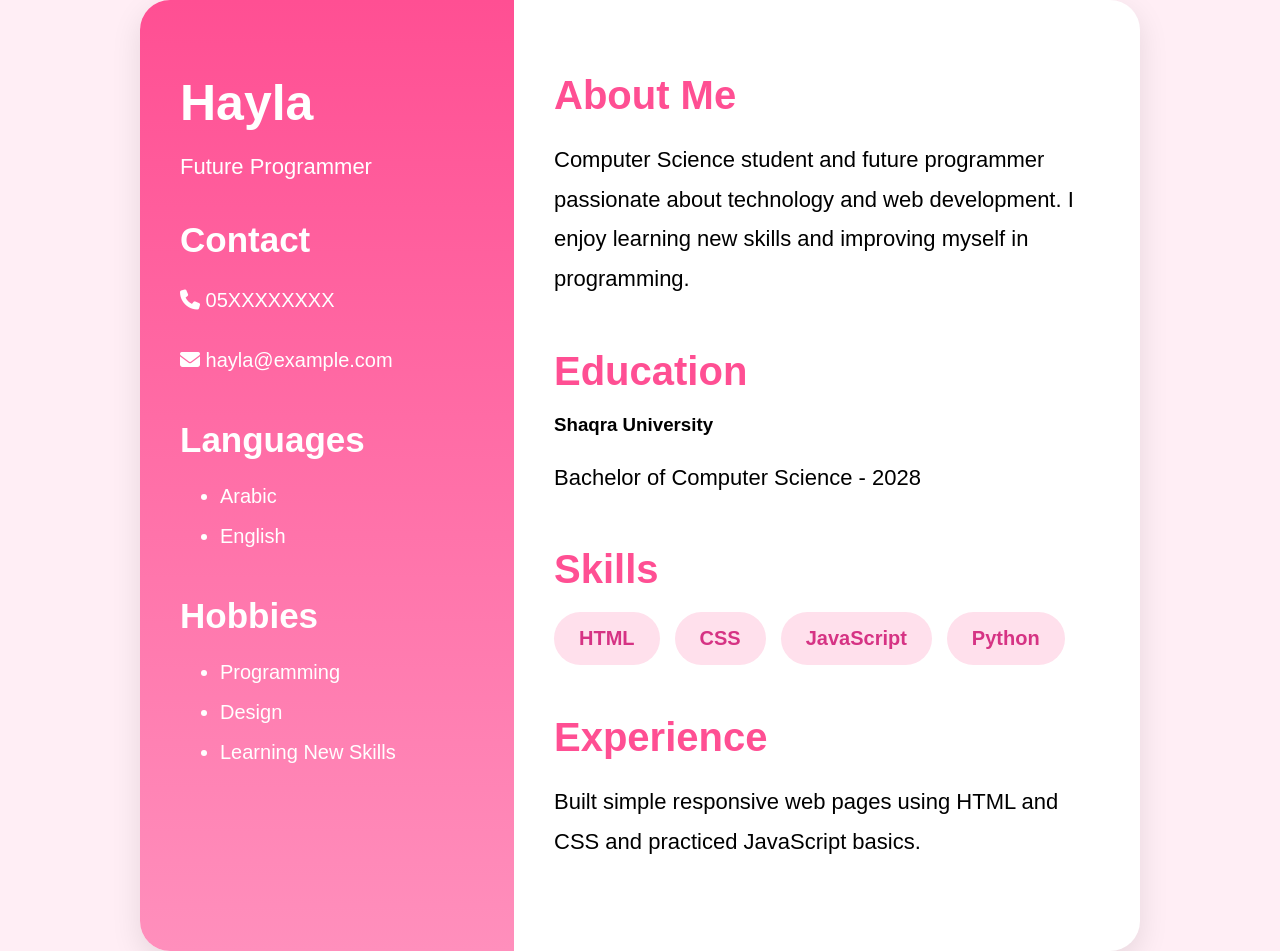
<file: index.html>
<!DOCTYPE html>
<html lang="en">

<head>

<meta charset="UTF-8">

<meta name="viewport"
content="width=device-width, initial-scale=1.0">

<title>Hayla CV</title>

<link rel="stylesheet" href="style.css">

<link rel="stylesheet"
href="https://cdnjs.cloudflare.com/ajax/libs/font-awesome/6.5.1/css/all.min.css"/>

</head>

<body>

<div class="cv">

    <!-- LEFT SIDE -->

    <div class="left">

        <h1>Hayla</h1>

        <p class="job">Future Programmer</p>

        <div class="section">

            <h2>Contact</h2>

            <p>
                <i class="fa-solid fa-phone"></i>
                05XXXXXXXX
            </p>

            <p>
                <i class="fa-solid fa-envelope"></i>
                hayla@example.com
            </p>

        </div>

        <div class="section">

            <h2>Languages</h2>

            <ul>
                <li>Arabic</li>
                <li>English</li>
            </ul>

        </div>

        <div class="section">

            <h2>Hobbies</h2>

            <ul>
                <li>Programming</li>
                <li>Design</li>
                <li>Learning New Skills</li>
            </ul>

        </div>

    </div>

    <!-- RIGHT SIDE -->

    <div class="right">

        <div class="box">

            <h2>About Me</h2>

            <p>
                Computer Science student and future programmer passionate
                about technology and web development. I enjoy learning
                new skills and improving myself in programming.
            </p>

        </div>

        <div class="box">

            <h2>Education</h2>

            <div class="card">

                <h3>Shaqra University</h3>

                <p>Bachelor of Computer Science - 2028</p>

            </div>

        </div>

        <div class="box">

            <h2>Skills</h2>

            <div class="skills">

                <div class="skill">HTML</div>

                <div class="skill">CSS</div>

                <div class="skill">JavaScript</div>

                <div class="skill">Python</div>

            </div>

        </div>

        <div class="box">

            <h2>Experience</h2>

            <div class="card">

                <p>
                    Built simple responsive web pages using HTML and CSS
                    and practiced JavaScript basics.
                </p>

            </div>

        </div>

    </div>

</div>

<script src="script.js"></script>

</body>

</html>
</file>
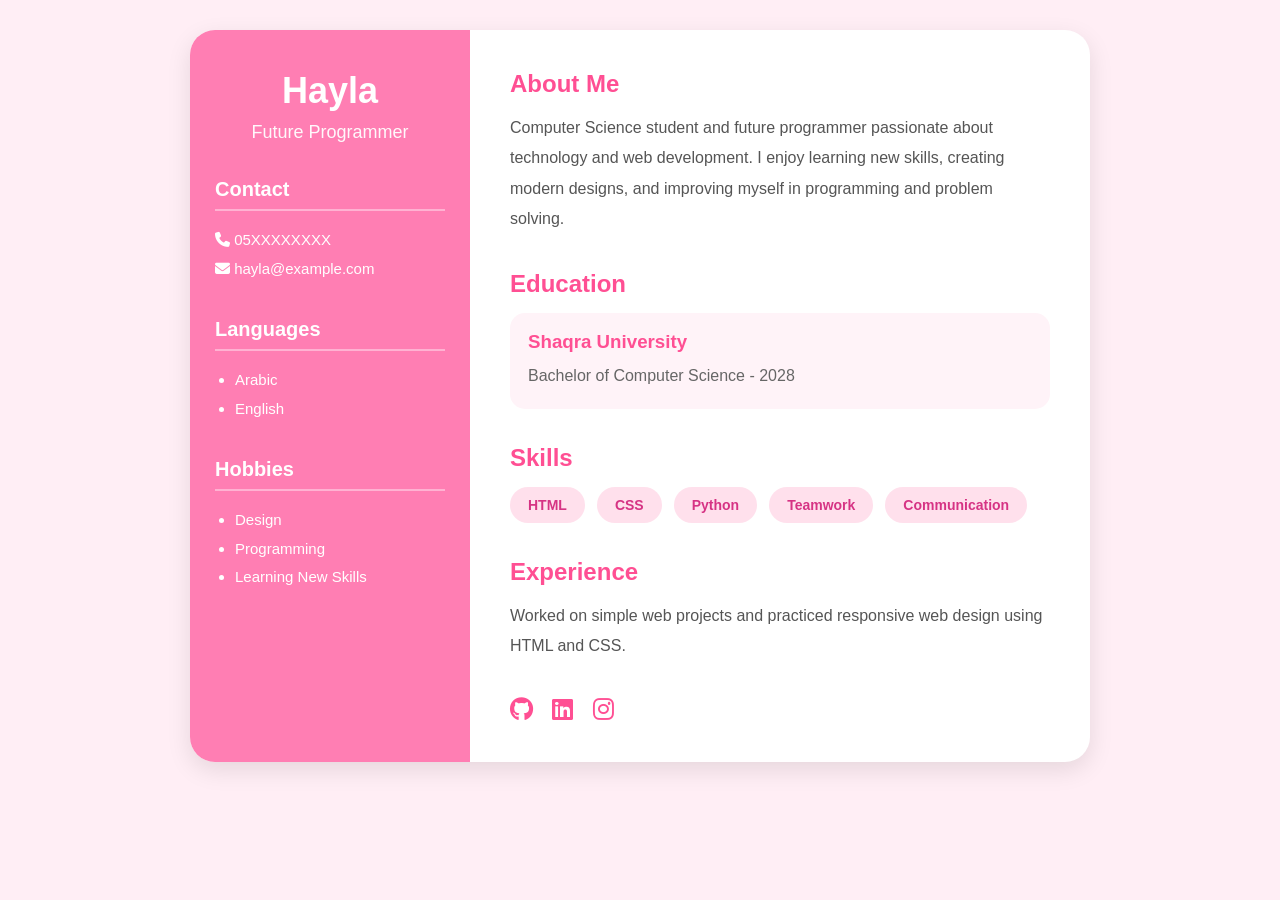
<file: x.html>
<!DOCTYPE html>
<html lang="en">
<head>
<meta charset="UTF-8">
<meta name="viewport" content="width=device-width, initial-scale=1.0">
<title>Hayla CV</title>

<link rel="stylesheet"
href="https://cdnjs.cloudflare.com/ajax/libs/font-awesome/6.5.1/css/all.min.css"/>

<style>

*{
    margin:0;
    padding:0;
    box-sizing:border-box;
}

body{
    font-family:Arial, sans-serif;
    background:#ffeef5;
    padding:30px;
    display:flex;
    justify-content:center;
}

.cv{
    width:900px;
    background:white;
    border-radius:25px;
    overflow:hidden;
    display:grid;
    grid-template-columns:280px 1fr;
    box-shadow:0 8px 25px rgba(0,0,0,0.1);
}

/* LEFT SIDE */

.left{
    background:#ff7eb3;
    color:white;
    padding:40px 25px;
}

.left h1{
    text-align:center;
    font-size:36px;
    margin-bottom:10px;
}

.left .job{
    text-align:center;
    font-size:18px;
    margin-bottom:35px;
    opacity:0.95;
}

.section{
    margin-bottom:35px;
}

.section h2{
    margin-bottom:15px;
    font-size:20px;
    border-bottom:2px solid rgba(255,255,255,0.4);
    padding-bottom:8px;
}

.section p,
.section li{
    line-height:1.9;
    font-size:15px;
}

.section ul{
    padding-left:20px;
}

/* RIGHT SIDE */

.right{
    padding:40px;
}

.box{
    margin-bottom:35px;
}

.box h2{
    color:#ff4f93;
    margin-bottom:15px;
    font-size:24px;
}

.box p{
    color:#555;
    line-height:1.9;
}

.education-card{
    background:#fff3f8;
    padding:18px;
    border-radius:15px;
    margin-top:15px;
}

.education-card h3{
    color:#ff4f93;
    margin-bottom:8px;
}

.education-card p{
    color:#666;
}

.skills{
    display:flex;
    flex-wrap:wrap;
    gap:12px;
}

.skill{
    background:#ffe0ec;
    color:#d63384;
    padding:10px 18px;
    border-radius:30px;
    font-size:14px;
    font-weight:bold;
}

.social{
    margin-top:25px;
}

.social i{
    font-size:24px;
    color:#ff4f93;
    margin-right:15px;
}

</style>
</head>

<body>

<div class="cv">

    <!-- LEFT SIDE -->

    <div class="left">

        <h1>Hayla</h1>

        <p class="job">Future Programmer</p>

        <div class="section">

            <h2>Contact</h2>

            <p>
                <i class="fa-solid fa-phone"></i>
                05XXXXXXXX
            </p>

            <p>
                <i class="fa-solid fa-envelope"></i>
                hayla@example.com
            </p>

        </div>

        <div class="section">

            <h2>Languages</h2>

            <ul>
                <li>Arabic</li>
                <li>English</li>
            </ul>

        </div>

        <div class="section">

            <h2>Hobbies</h2>

            <ul>
                <li>Design</li>
                <li>Programming</li>
                <li>Learning New Skills</li>
            </ul>

        </div>

    </div>

    <!-- RIGHT SIDE -->

    <div class="right">

        <div class="box">

            <h2>About Me</h2>

            <p>
                Computer Science student and future programmer passionate about
                technology and web development. I enjoy learning new skills,
                creating modern designs, and improving myself in programming
                and problem solving.
            </p>

        </div>

        <div class="box">

            <h2>Education</h2>

            <div class="education-card">

                <h3>Shaqra University</h3>

                <p>Bachelor of Computer Science - 2028</p>

            </div>

        </div>

        <div class="box">

            <h2>Skills</h2>

            <div class="skills">

                <div class="skill">HTML</div>
                <div class="skill">CSS</div>
                <div class="skill">Python</div>
                <div class="skill">Teamwork</div>
                <div class="skill">Communication</div>

            </div>

        </div>

        <div class="box">

            <h2>Experience</h2>

            <p>
                Worked on simple web projects and practiced responsive
                web design using HTML and CSS.
            </p>


</div>

        <div class="social">

            <i class="fab fa-github"></i>

            <i class="fab fa-linkedin"></i>

            <i class="fab fa-instagram"></i>

        </div>

    </div>

</div>

</body>
</html>
</file>
<file: style.css>
body{
    font-family:Arial,sans-serif;
    background:#ffeef5;
    display:flex;
    justify-content:center;
    align-items:center;
    min-height:100vh;
    margin:0;
}

.cv{
    width:1000px;
    background:white;
    border-radius:30px;
    overflow:hidden;
    display:flex;
    box-shadow:0 10px 30px rgba(0,0,0,0.1);
}

.left{
    width:35%;
    background:linear-gradient(to bottom,#ff4f93,#ff8fbc);
    color:white;
    padding:40px;
}

.right{
    width:65%;
    padding:40px;
}

h1{
    font-size:50px;
    margin-bottom:10px;
}

.job{
    font-size:22px;
    margin-bottom:40px;
}

.section{
    margin-bottom:40px;
}

.section h2{
    font-size:35px;
    margin-bottom:15px;
}

.section p,
.section li{
    font-size:20px;
    line-height:2;
}

.box{
    margin-bottom:50px;
}

.box h2{
    color:#ff4f93;
    font-size:40px;
    margin-bottom:20px;
}

.box p{
    font-size:22px;
    line-height:1.8;
}

.skills{
    display:flex;
    flex-wrap:wrap;
    gap:15px;
}

.skill{
    background:#ffe0ec;
    color:#d63384;
    padding:15px 25px;
    border-radius:30px;
    font-size:20px;
    font-weight:bold;
}
</file>
